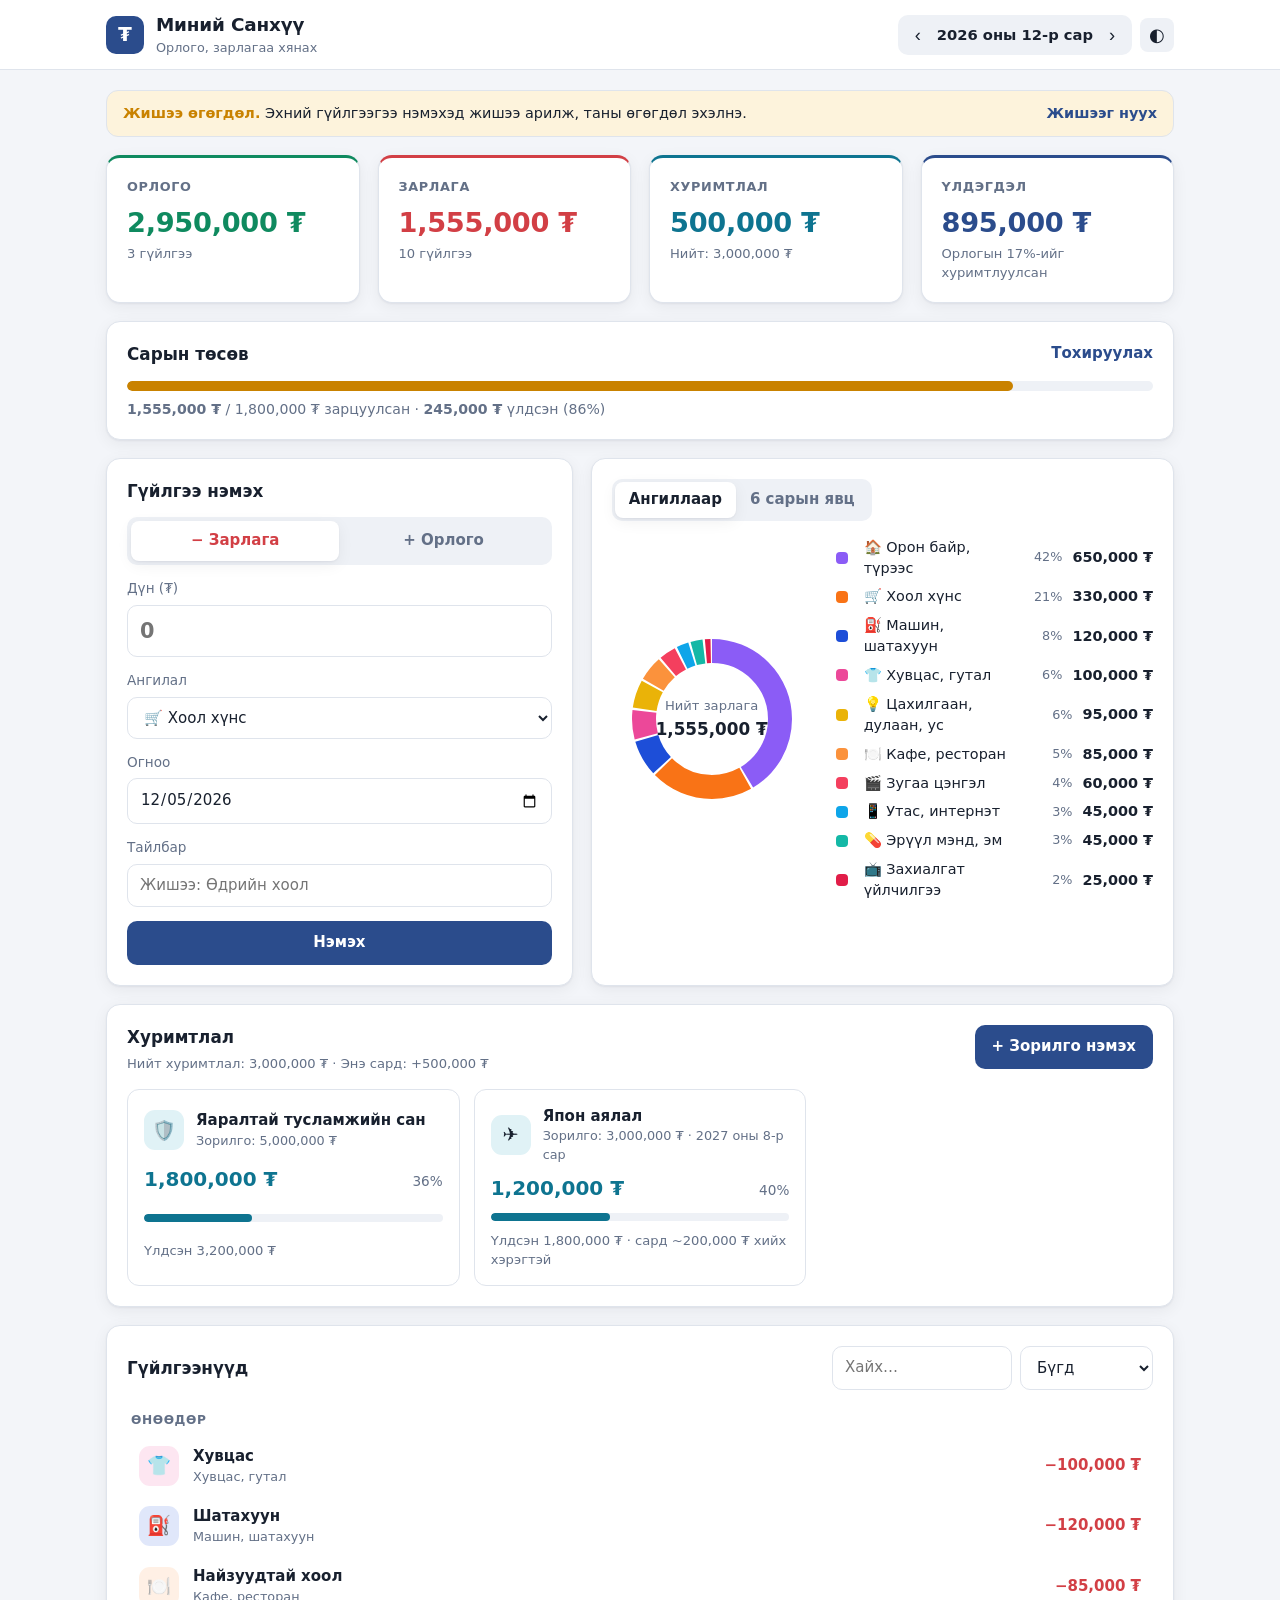
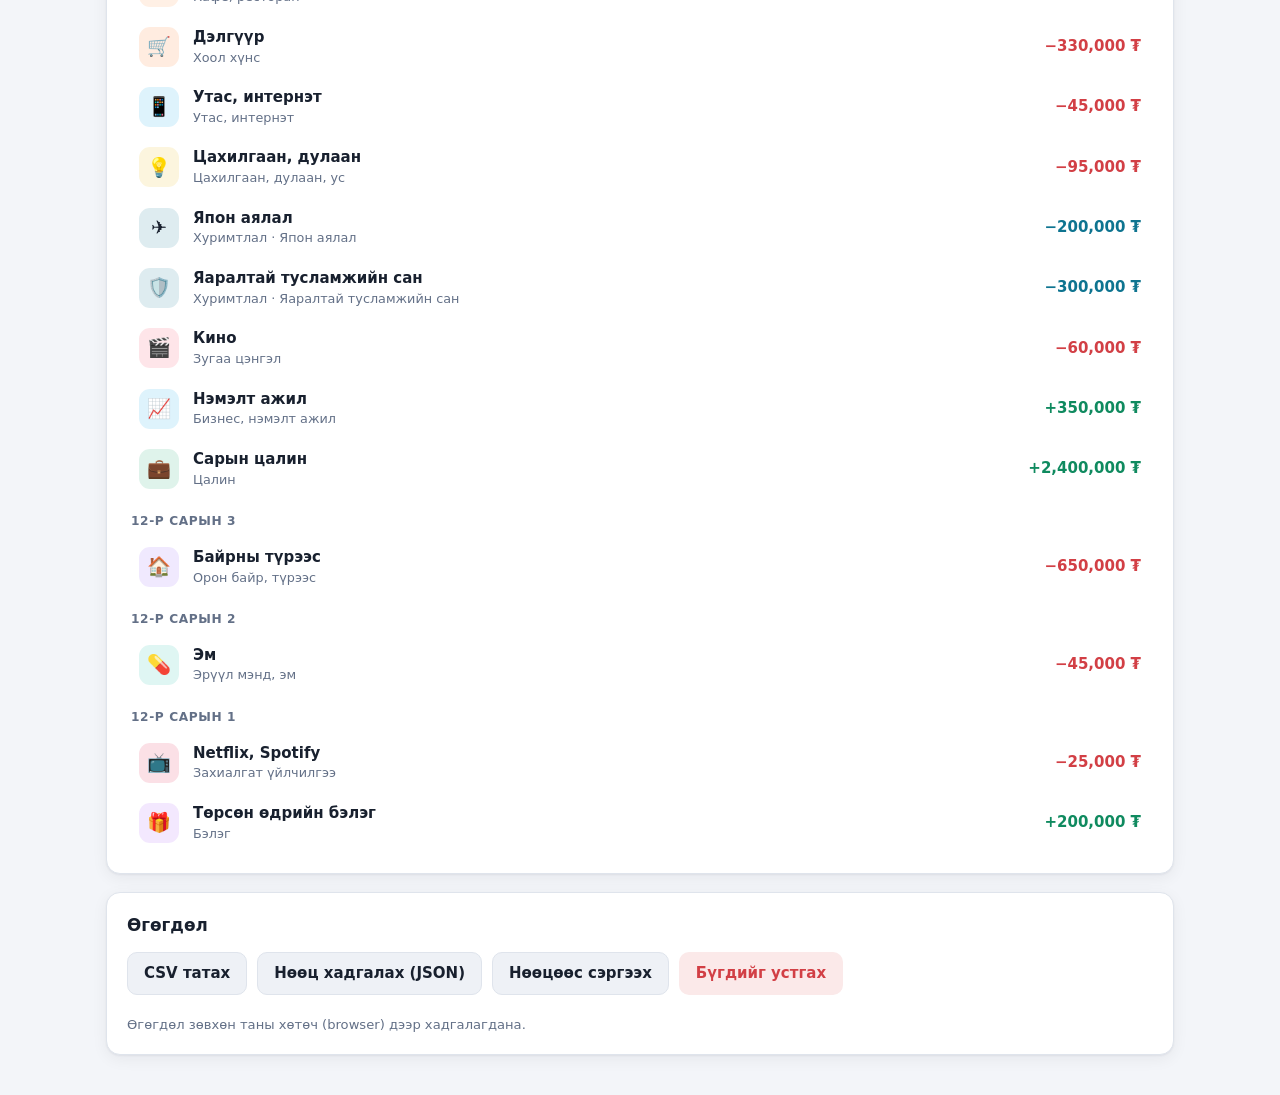
<file: index.html>
<!DOCTYPE html>
<html lang="mn">
<head>
  <meta charset="UTF-8" />
  <meta name="viewport" content="width=device-width, initial-scale=1.0, viewport-fit=cover" />
  <title>Миний Санхүү</title>
  <meta name="description" content="Хувийн орлого, зарлагаа хянах энгийн веб апп" />
  <link rel="stylesheet" href="css/style.css" />
</head>
<body>
<!-- APP:START -->
  <header class="topbar">
    <div class="topbar-inner">
      <div class="brand">
        <span class="logo" aria-hidden="true">₮</span>
        <div>
          <h1>Миний Санхүү</h1>
          <p class="sub">Орлого, зарлагаа хянах</p>
        </div>
      </div>
      <div class="top-actions">
        <div class="month-nav">
          <button class="icon-btn" id="prevMonth" aria-label="Өмнөх сар">‹</button>
          <span id="monthLabel" class="month-label"></span>
          <button class="icon-btn" id="nextMonth" aria-label="Дараах сар">›</button>
        </div>
        <button class="icon-btn" id="themeToggle" aria-label="Өнгөний горим солих">◐</button>
      </div>
    </div>
  </header>

  <main class="container">
    <div class="notice hidden" id="demoBanner">
      <span><strong>Жишээ өгөгдөл.</strong> Эхний гүйлгээгээ нэмэхэд жишээ арилж, таны өгөгдөл эхэлнэ.</span>
      <button class="link-btn" id="hideDemo">Жишээг нуух</button>
    </div>
    <div class="notice info hidden" id="storageNotice"></div>

    <section class="cards">
      <article class="card stat income">
        <div class="stat-head">Орлого</div>
        <div class="stat-value" id="sumIncome">0 ₮</div>
        <div class="stat-foot" id="incomeCount">0 гүйлгээ</div>
      </article>
      <article class="card stat expense">
        <div class="stat-head">Зарлага</div>
        <div class="stat-value" id="sumExpense">0 ₮</div>
        <div class="stat-foot" id="expenseCount">0 гүйлгээ</div>
      </article>
      <article class="card stat saving">
        <div class="stat-head">Хуримтлал</div>
        <div class="stat-value" id="sumSaving">0 ₮</div>
        <div class="stat-foot" id="savingTotal">Нийт: 0 ₮</div>
      </article>
      <article class="card stat balance">
        <div class="stat-head">Үлдэгдэл</div>
        <div class="stat-value" id="sumBalance">0 ₮</div>
        <div class="stat-foot" id="savingRate">Хэмнэлт: 0%</div>
      </article>
    </section>

    <section class="card budget">
      <div class="budget-head">
        <h2>Сарын төсөв</h2>
        <button class="link-btn" id="editBudget">Тохируулах</button>
      </div>
      <div class="progress"><div class="progress-bar" id="budgetBar"></div></div>
      <p class="muted" id="budgetText">Төсөв тохируулаагүй байна.</p>
      <form class="budget-form hidden" id="budgetForm">
        <input type="text" inputmode="numeric" id="budgetInput" placeholder="Жишээ: 1,800,000" aria-label="Сарын зарлагын төсөв" />
        <button type="submit" class="btn primary">Хадгалах</button>
        <button type="button" class="btn ghost" id="budgetCancel">Болих</button>
      </form>
    </section>

    <div class="grid">
      <section class="card">
        <h2 id="formTitle">Гүйлгээ нэмэх</h2>
        <form id="txForm" autocomplete="off">
          <div class="seg" role="radiogroup" aria-label="Төрөл">
            <input type="radio" name="type" id="typeExpense" value="expense" checked />
            <label for="typeExpense">− Зарлага</label>
            <input type="radio" name="type" id="typeIncome" value="income" />
            <label for="typeIncome">+ Орлого</label>
          </div>
          <label class="field">
            <span>Дүн (₮)</span>
            <input type="text" inputmode="numeric" id="amount" placeholder="0" required />
          </label>
          <label class="field">
            <span>Ангилал</span>
            <select id="category" required></select>
          </label>
          <label class="field">
            <span>Огноо</span>
            <input type="date" id="date" required />
          </label>
          <label class="field">
            <span>Тайлбар</span>
            <input type="text" id="note" maxlength="80" placeholder="Жишээ: Өдрийн хоол" />
          </label>
          <div class="form-actions">
            <button type="submit" class="btn primary" id="submitBtn">Нэмэх</button>
            <button type="button" class="btn ghost hidden" id="cancelEdit">Болих</button>
          </div>
        </form>
      </section>

      <section class="card">
        <div class="tabs" role="tablist">
          <button class="tab active" data-chart="category" role="tab" id="tabCategory">Ангиллаар</button>
          <button class="tab" data-chart="trend" role="tab" id="tabTrend">6 сарын явц</button>
        </div>
        <div id="chartCategory" class="chart-wrap">
          <div class="donut-wrap">
            <svg id="donut" viewBox="0 0 200 200" aria-label="Зарлага ангиллаар"></svg>
            <div class="donut-center">
              <span class="muted small">Нийт зарлага</span>
              <strong id="donutTotal">0 ₮</strong>
            </div>
          </div>
          <ul class="legend" id="legend"></ul>
        </div>
        <div id="chartTrend" class="chart-wrap hidden">
          <svg id="bars" viewBox="0 0 420 240" aria-label="Сүүлийн 6 сар"></svg>
          <div class="bar-legend">
            <span><i class="sw income"></i>Орлого</span>
            <span><i class="sw expense"></i>Зарлага</span>
            <span><i class="sw saving"></i>Хуримтлал</span>
          </div>
        </div>
      </section>
    </div>

    <section class="card savings" id="savingsSection">
      <div class="list-head">
        <div>
          <h2>Хуримтлал</h2>
          <p class="muted small savings-sum" id="savingsSummary"></p>
        </div>
        <button class="btn primary" id="addGoal">+ Зорилго нэмэх</button>
      </div>
      <div class="goals" id="goalList"></div>
    </section>

    <section class="card">
      <div class="list-head">
        <h2>Гүйлгээнүүд</h2>
        <div class="filters">
          <input type="search" id="search" placeholder="Хайх…" aria-label="Хайх" />
          <select id="filterType" aria-label="Төрлөөр шүүх">
            <option value="all">Бүгд</option>
            <option value="income">Орлого</option>
            <option value="expense">Зарлага</option>
            <option value="saving">Хуримтлал</option>
          </select>
        </div>
      </div>
      <ul class="tx-list" id="txList"></ul>
      <div class="empty hidden" id="emptyState">
        <p id="emptyText">Энэ сард гүйлгээ алга байна.</p>
        <button class="link-btn" id="showDemo">Жишээ өгөгдөл харах</button>
      </div>
    </section>

    <section class="card tools">
      <h2>Өгөгдөл</h2>
      <div class="tool-btns">
        <button class="btn ghost" id="exportCsv">CSV татах</button>
        <button class="btn ghost" id="exportJson">Нөөц хадгалах (JSON)</button>
        <label class="btn ghost" for="importJson" id="importLabel">Нөөцөөс сэргээх</label>
        <input type="file" id="importJson" accept="application/json,.json" class="hidden" />
        <button class="btn danger-soft" id="clearAll">Бүгдийг устгах</button>
      </div>
      <div class="my-cats" id="myCats"></div>
      <p class="muted small" id="storageText">Өгөгдөл зөвхөн таны хөтөч (browser) дээр хадгалагдана.</p>
    </section>
  </main>

  <div class="modal hidden" id="modal" role="dialog" aria-modal="true" aria-labelledby="modalTitle">
    <div class="modal-box">
      <h3 id="modalTitle"></h3>
      <p id="modalText"></p>
      <div class="modal-fields" id="modalFields"></div>
      <p class="modal-error hidden" id="modalError"></p>
      <div class="modal-actions">
        <button class="btn ghost" id="modalCancel">Болих</button>
        <button class="btn danger" id="modalOk">Устгах</button>
      </div>
    </div>
  </div>

  <div class="toast" id="toast" role="status" aria-live="polite"></div>
<!-- APP:END -->
  <script src="js/app.js"></script>
</body>
</html>
</file>
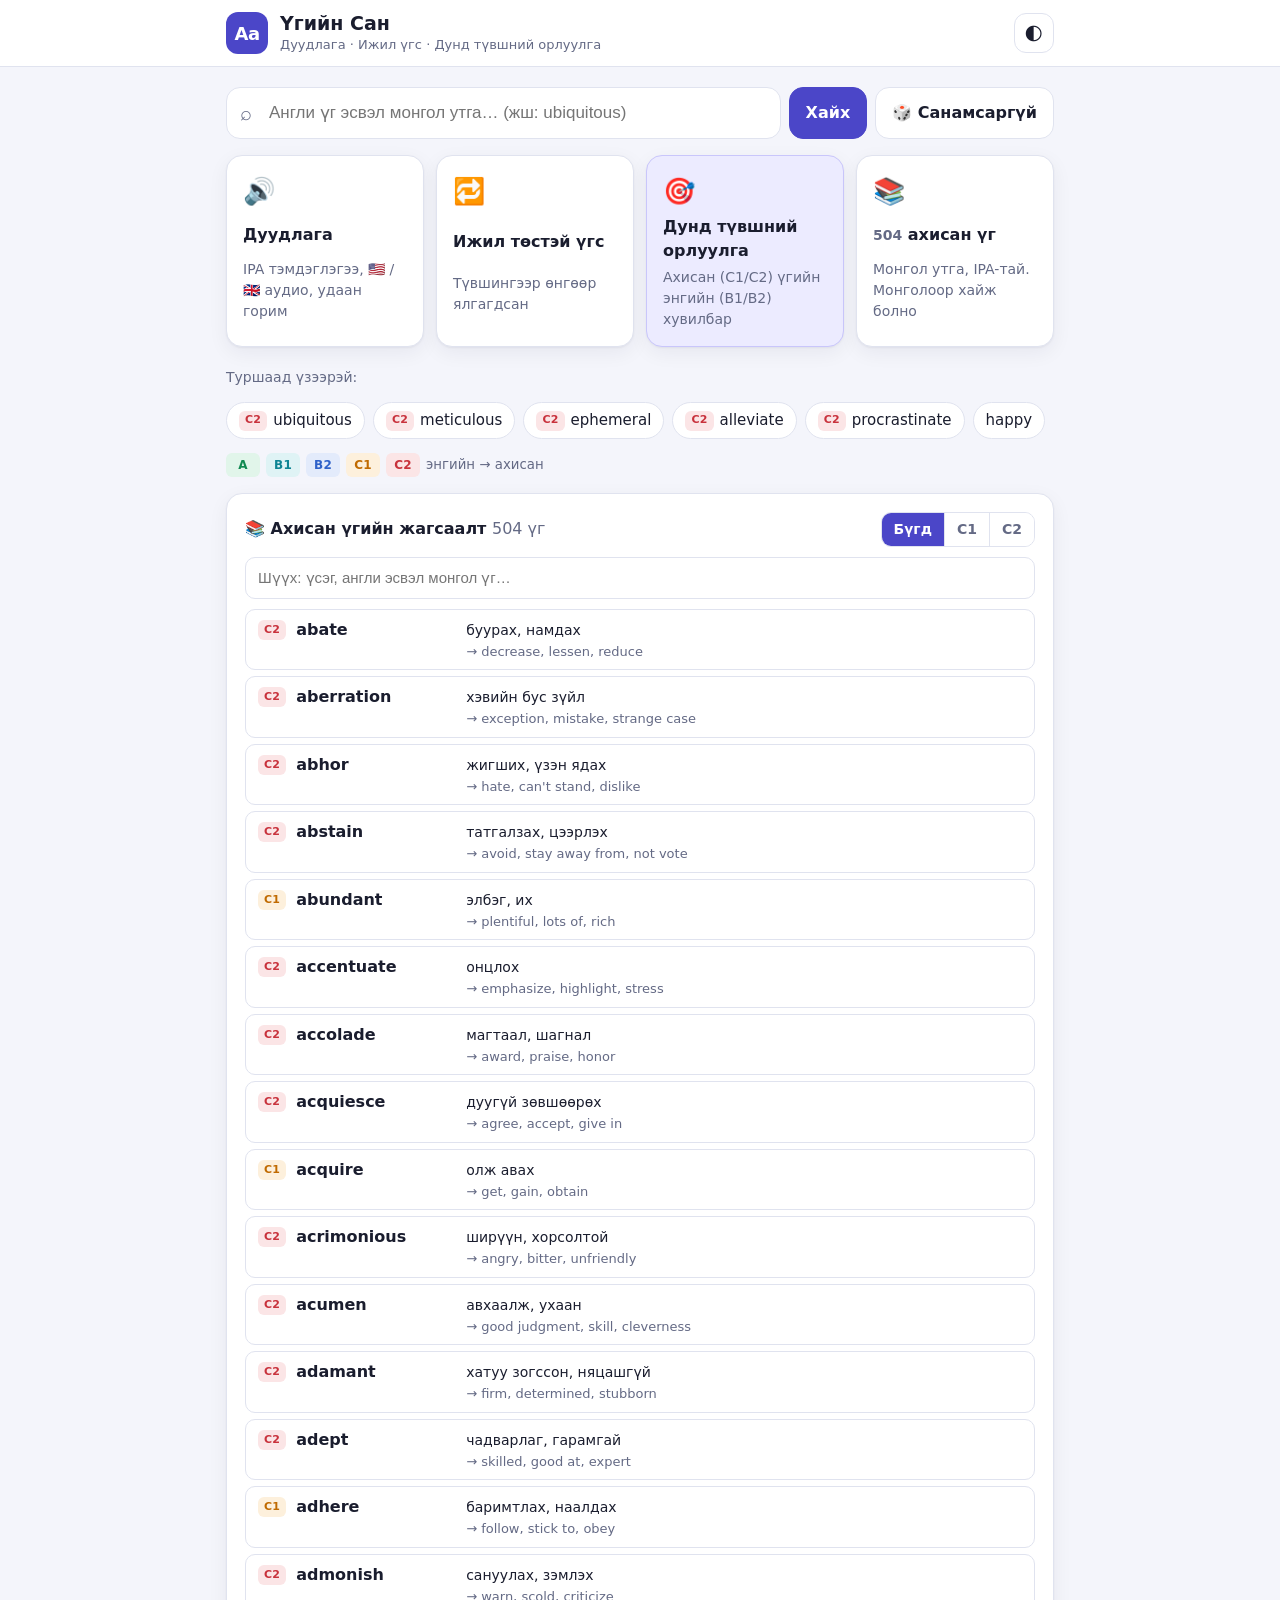
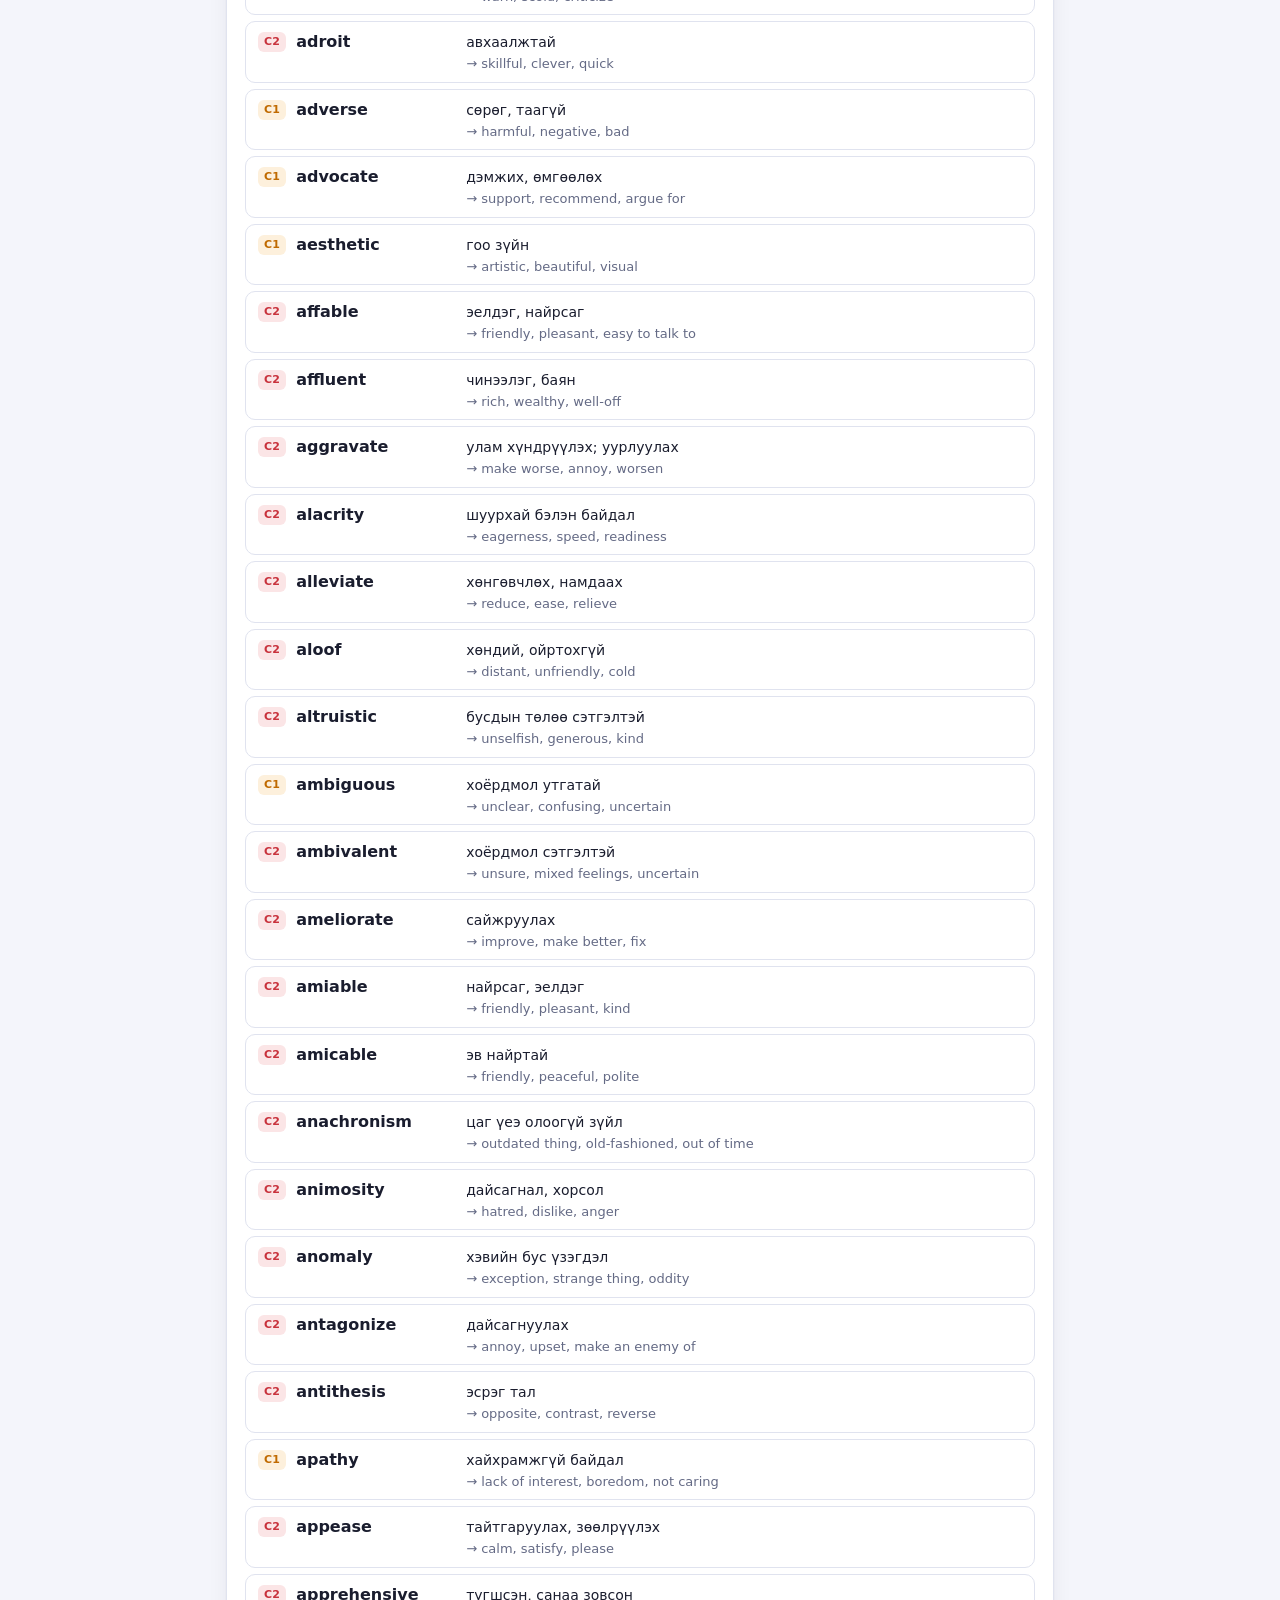
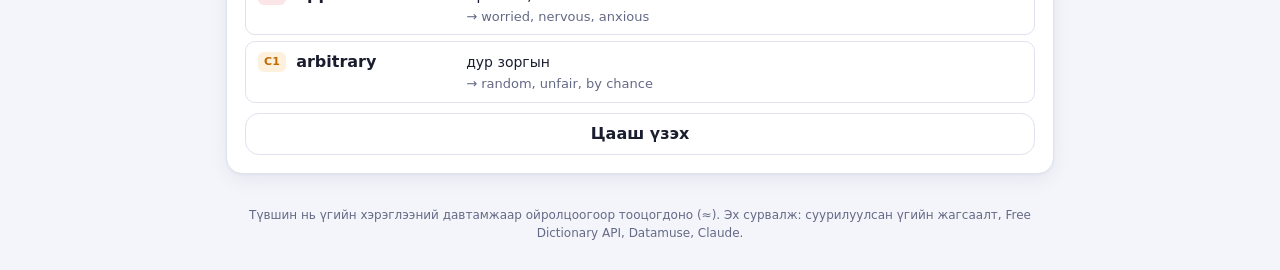
<file: vocab/index.html>
<!DOCTYPE html>
<html lang="mn">
<head>
  <meta charset="UTF-8" />
  <meta name="viewport" content="width=device-width, initial-scale=1.0, viewport-fit=cover" />
  <title>Үгийн Сан</title>
  <meta name="description" content="Англи үгийн дуудлага, ижил утгатай үгс, ахисан түвшний үгийн дунд түвшний орлуулга" />
  <link rel="stylesheet" href="css/style.css" />
</head>
<body>
<!-- APP:START -->
  <header class="topbar">
    <div class="topbar-inner">
      <button class="brand" id="homeBtn" type="button" aria-label="Нүүр хуудас">
        <span class="logo" aria-hidden="true">Aa</span>
        <span class="brand-text">
          <span class="brand-name">Үгийн Сан</span>
          <span class="sub">Дуудлага · Ижил үгс · Дунд түвшний орлуулга</span>
        </span>
      </button>
      <button class="icon-btn" id="themeToggle" aria-label="Өнгөний горим солих">🌓</button>
    </div>
  </header>

  <main class="container">
    <form class="search" id="searchForm" autocomplete="off">
      <div class="search-box">
        <span class="search-icon" aria-hidden="true">⌕</span>
        <input id="q" type="search" list="sugList" placeholder="Англи үг эсвэл монгол утга… (жш: ubiquitous)" aria-label="Англи үг" spellcheck="false" autocapitalize="off" />
        <datalist id="sugList"></datalist>
      </div>
      <button class="btn primary" type="submit">Хайх</button>
      <button class="btn" type="button" id="randomBtn" title="Санамсаргүй ахисан түвшний үг">🎲<span class="hide-sm"> Санамсаргүй</span></button>
    </form>

    <div class="chips-row" id="historyRow" hidden>
      <span class="row-label">🕘 Сүүлд:</span>
      <div class="chips" id="history"></div>
    </div>

    <!-- Welcome / empty state -->
    <section id="welcome" class="welcome">
      <div class="feature-grid">
        <div class="feature"><span class="f-ico">🔊</span><b>Дуудлага</b><span>IPA тэмдэглэгээ, 🇺🇸 / 🇬🇧 аудио, удаан горим</span></div>
        <div class="feature"><span class="f-ico">🔁</span><b>Ижил төстэй үгс</b><span>Түвшингээр өнгөөр ялгагдсан</span></div>
        <div class="feature hl"><span class="f-ico">🎯</span><b>Дунд түвшний орлуулга</b><span>Ахисан (C1/C2) үгийн энгийн (B1/B2) хувилбар</span></div>
        <div class="feature"><span class="f-ico">📚</span><b><span id="totalCount"></span> ахисан үг</b><span>Монгол утга, IPA-тай. Монголоор хайж болно</span></div>
      </div>
      <p class="try">Туршаад үзээрэй:</p>
      <div class="chips" id="examples"></div>
      <div class="ladder" aria-label="Түвшний шат">
        <span class="lvl lvl-A">A</span><span class="lvl lvl-B1">B1</span><span class="lvl lvl-B2">B2</span><span class="lvl lvl-C1">C1</span><span class="lvl lvl-C2">C2</span>
        <small>энгийн → ахисан</small>
      </div>
    </section>

    <div id="status" class="status" hidden></div>

    <!-- Result -->
    <section id="result" hidden>
      <article class="card word-card">
        <div class="word-head">
          <div>
            <h2 id="wTitle" class="w-title"></h2>
            <div class="w-meta" id="wMeta"></div>
          </div>
          <button class="icon-btn star" id="saveBtn" aria-label="Хадгалах" title="Миний үгс рүү хадгалах">☆</button>
        </div>
        <div class="pron" id="pron"></div>
        <div class="mn" id="mn"></div>
      </article>

      <article class="card mid-card" id="midCard">
        <h3 id="midTitle"></h3>
        <p class="hint" id="midHint"></p>
        <div class="mid-list" id="midList"></div>
      </article>

      <article class="card" id="defCard" hidden>
        <h3>📖 Тайлбар</h3>
        <div id="defs"></div>
      </article>

      <article class="card" id="synCard">
        <div class="card-head">
          <h3 id="synTitle">🔁 Ижил төстэй үгс</h3>
          <div class="legend">
            <span class="lvl lvl-A">A</span><span class="lvl lvl-B1">B1</span><span class="lvl lvl-B2">B2</span><span class="lvl lvl-C1">C1</span><span class="lvl lvl-C2">C2</span>
          </div>
        </div>
        <div class="chips" id="syns"></div>
      </article>
    </section>

    <section class="card saved" id="savedCard" hidden>
      <div class="card-head">
        <h3>⭐ Миний үгс <span class="count" id="savedCount"></span></h3>
        <button class="link-btn" id="clearSaved" type="button">Бүгдийг устгах</button>
      </div>
      <ul class="saved-list" id="savedList"></ul>
    </section>
    <section class="card browse" id="browseCard">
      <div class="card-head">
        <h3>📚 Ахисан үгийн жагсаалт <span class="count" id="browseCount"></span></h3>
        <div class="seg" id="browseLevels" role="group" aria-label="Түвшингээр шүүх">
          <button type="button" data-lvl="all" aria-pressed="true">Бүгд</button>
          <button type="button" data-lvl="C1" aria-pressed="false">C1</button>
          <button type="button" data-lvl="C2" aria-pressed="false">C2</button>
        </div>
      </div>
      <input id="browseFilter" class="filter" type="search" placeholder="Шүүх: үсэг, англи эсвэл монгол үг…" aria-label="Жагсаалтыг шүүх" spellcheck="false" autocapitalize="off" />
      <ul class="word-rows" id="browseList"></ul>
      <button class="btn more" id="browseMore" type="button" hidden>Цааш үзэх</button>
    </section>
  </main>

  <footer class="foot">
    Түвшин нь үгийн хэрэглээний давтамжаар ойролцоогоор тооцогдоно (≈). Эх сурвалж: суурилуулсан үгийн жагсаалт, Free Dictionary API, Datamuse, Claude.
  </footer>
<!-- APP:END -->
  <script src="js/words.js"></script>
  <script src="js/app.js"></script>
</body>
</html>
</file>
<file: css/style.css>
/* Layout: sticky month bar on top, summary tiles, then form + charts side by side, then the ledger. */
:root {
  --bg: #f3f5f9;
  --surface: #ffffff;
  --surface-2: #eef1f6;
  --text: #18202e;
  --muted: #637087;
  --border: #dfe4ec;
  --primary: #2b4c8c;
  --primary-fg: #ffffff;
  --income: #0f8a5f;
  --income-soft: #e2f4ec;
  --expense: #d23f45;
  --expense-soft: #fbe9e9;
  --balance: #2b4c8c;
  --balance-soft: #e6ecf7;
  --saving: #0e7490;
  --saving-soft: #e0f2f6;
  --warn: #c98200;
  --warn-soft: #fdf3dc;
  --overlay: rgba(15, 20, 30, .45);
  --shadow: 0 1px 2px rgba(16, 24, 40, .05), 0 4px 16px rgba(16, 24, 40, .06);
  --radius: 14px;
}
@media (prefers-color-scheme: dark) {
  :root:not([data-theme="light"]) {
    --bg: #0f131b; --surface: #171c27; --surface-2: #1f2533; --text: #e6eaf2; --muted: #8f9ab0;
    --border: #2a3142; --primary: #8fb0f0; --primary-fg: #0f131b;
    --income: #3ccf96; --income-soft: #133227; --expense: #f47a7f; --expense-soft: #3a1e22;
    --balance: #8fb0f0; --balance-soft: #1a2741; --saving: #4cc3d9; --saving-soft: #11303a; --warn: #f2b84b; --warn-soft: #3a2e14;
    --overlay: rgba(0, 0, 0, .6);
    --shadow: 0 1px 2px rgba(0, 0, 0, .3), 0 4px 16px rgba(0, 0, 0, .25);
    color-scheme: dark;
  }
}
:root[data-theme="dark"] {
  --bg: #0f131b; --surface: #171c27; --surface-2: #1f2533; --text: #e6eaf2; --muted: #8f9ab0;
  --border: #2a3142; --primary: #8fb0f0; --primary-fg: #0f131b;
  --income: #3ccf96; --income-soft: #133227; --expense: #f47a7f; --expense-soft: #3a1e22;
  --balance: #8fb0f0; --balance-soft: #1a2741; --saving: #4cc3d9; --saving-soft: #11303a; --warn: #f2b84b; --warn-soft: #3a2e14;
  --overlay: rgba(0, 0, 0, .6);
  --shadow: 0 1px 2px rgba(0, 0, 0, .3), 0 4px 16px rgba(0, 0, 0, .25);
  color-scheme: dark;
}

* { box-sizing: border-box; }

body {
  margin: 0;
  font-family: system-ui, -apple-system, "Segoe UI", Roboto, "Noto Sans", sans-serif;
  font-size: 15px;
  background: var(--bg);
  color: var(--text);
  line-height: 1.45;
  -webkit-font-smoothing: antialiased;
}
body::before {
  content: ""; position: fixed; inset: 0 0 auto; height: env(safe-area-inset-top, 0px);
  z-index: 10; background: var(--surface);
}

h1, h2 { margin: 0; text-wrap: balance; }
h2 { font-size: 1.05rem; }
.hidden { display: none !important; }
.muted { color: var(--muted); }
.small { font-size: .82rem; }
:focus-visible { outline: 2px solid var(--primary); outline-offset: 2px; }

/* Top bar */
.topbar {
  position: sticky; top: env(safe-area-inset-top, 0px); z-index: 10;
  background: var(--surface);
  border-bottom: 1px solid var(--border);
}
.topbar-inner {
  max-width: 1100px; margin: 0 auto;
  display: flex; align-items: center; justify-content: space-between; gap: 12px; flex-wrap: wrap;
  padding-block: 12px;
  padding-left: max(16px, env(safe-area-inset-left, 0px));
  padding-right: max(16px, env(safe-area-inset-right, 0px));
}
.brand { display: flex; align-items: center; gap: 12px; }
.brand h1 { font-size: 1.15rem; letter-spacing: -.01em; }
.brand .sub { margin: 0; font-size: .8rem; color: var(--muted); }
.logo {
  width: 38px; height: 38px; border-radius: 10px;
  display: grid; place-items: center;
  font-weight: 800; font-size: 1.25rem;
  color: var(--primary-fg); background: var(--primary);
}
.top-actions { display: flex; align-items: center; gap: 8px; }
.month-nav { display: flex; align-items: center; gap: 2px; background: var(--surface-2); border-radius: 10px; padding: 3px; }
.month-label { min-width: 132px; text-align: center; font-weight: 650; font-size: .92rem; font-variant-numeric: tabular-nums; }
.icon-btn {
  border: 0; background: transparent; color: var(--text);
  width: 34px; height: 34px; border-radius: 8px;
  font-size: 1.15rem; cursor: pointer;
}
.icon-btn:hover { background: var(--border); }
#themeToggle { background: var(--surface-2); }

/* Layout */
.container {
  max-width: 1100px; margin: 0 auto;
  display: grid; grid-template-columns: minmax(0, 1fr); gap: 18px;
  padding-block: 20px 40px;
  padding-left: max(16px, env(safe-area-inset-left, 0px));
  padding-right: max(16px, env(safe-area-inset-right, 0px));
}
.container > *, .grid > * { min-width: 0; }
.card {
  background: var(--surface);
  border: 1px solid var(--border);
  border-radius: var(--radius);
  padding: 20px;
  box-shadow: var(--shadow);
}
.card > h2 { margin-bottom: 14px; }
.grid { display: grid; grid-template-columns: 1fr 1.25fr; gap: 18px; }
.cards { display: grid; grid-template-columns: repeat(4, 1fr); gap: 18px; }

/* Notice banners */
.notice {
  display: flex; align-items: center; justify-content: space-between; gap: 12px; flex-wrap: wrap;
  padding: 12px 16px; border-radius: 12px;
  background: var(--warn-soft); color: var(--text); border: 1px solid var(--border);
  font-size: .9rem;
}
.notice strong { color: var(--warn); }
.notice.info { background: var(--balance-soft); }
.notice.info strong { color: var(--balance); }

/* Stat cards */
.stat { position: relative; overflow: hidden; border-top: 3px solid var(--accent); }
.stat.income { --accent: var(--income); }
.stat.expense { --accent: var(--expense); }
.stat.balance { --accent: var(--balance); }
.stat.saving { --accent: var(--saving); }
.stat-head { display: flex; align-items: center; gap: 8px; color: var(--muted); font-size: .8rem; font-weight: 600; text-transform: uppercase; letter-spacing: .05em; }
.stat-value { font-size: 1.7rem; font-weight: 750; margin: 6px 0 2px; color: var(--accent); font-variant-numeric: tabular-nums; letter-spacing: -.01em; overflow-wrap: anywhere; }
.stat-foot { font-size: .82rem; color: var(--muted); }

/* Budget */
.budget-head { display: flex; justify-content: space-between; align-items: center; gap: 12px; }
.progress { height: 10px; background: var(--surface-2); border-radius: 99px; overflow: hidden; margin: 14px 0 8px; }
.progress-bar { height: 100%; width: 0; background: var(--income); border-radius: 99px; transition: width .4s ease, background .3s; }
.progress-bar.warn { background: var(--warn); }
.progress-bar.over { background: var(--expense); }
.budget p { margin: 0; font-size: .88rem; }
.budget-form { display: flex; gap: 8px; margin-top: 12px; flex-wrap: wrap; }
.budget-form input { flex: 1; min-width: 0; }

/* Form */
form { display: grid; gap: 14px; }
.seg { position: relative; display: grid; grid-template-columns: 1fr 1fr; background: var(--surface-2); padding: 4px; border-radius: 10px; }
.seg input { position: absolute; opacity: 0; width: 1px; height: 1px; left: 0; top: 0; pointer-events: none; }
.seg label { text-align: center; padding: 9px; border-radius: 8px; cursor: pointer; font-weight: 650; color: var(--muted); transition: .2s; }
.seg input:focus-visible + label { outline: 2px solid var(--primary); }
#typeExpense:checked + label { background: var(--surface); color: var(--expense); box-shadow: var(--shadow); }
#typeIncome:checked + label { background: var(--surface); color: var(--income); box-shadow: var(--shadow); }
.field { display: grid; gap: 6px; }
.field span { font-size: .85rem; color: var(--muted); font-weight: 500; }
input, select {
  font: inherit; color: var(--text);
  background: var(--surface); border: 1px solid var(--border);
  border-radius: 10px; padding: 10px 12px; width: 100%;
}
input:focus, select:focus { outline: 2px solid var(--primary); outline-offset: -1px; border-color: transparent; }
#amount { font-size: 1.3rem; font-weight: 700; font-variant-numeric: tabular-nums; }
.form-actions { display: flex; gap: 10px; }

.btn {
  font: inherit; font-weight: 650; cursor: pointer;
  border-radius: 10px; padding: 10px 16px; border: 1px solid transparent;
  display: inline-flex; align-items: center; gap: 6px; justify-content: center;
}
.btn:disabled { opacity: .5; cursor: not-allowed; }
.btn.primary { background: var(--primary); color: var(--primary-fg); }
.form-actions .btn.primary { flex: 1; }
.btn.primary:hover { filter: brightness(1.08); }
.btn.ghost { background: var(--surface-2); color: var(--text); border-color: var(--border); }
.btn.ghost:hover { background: var(--border); }
.btn.danger { background: var(--expense); color: var(--surface); }
.btn.danger-soft { background: var(--expense-soft); color: var(--expense); }
.link-btn { border: 0; background: none; color: var(--primary); font: inherit; font-weight: 650; cursor: pointer; padding: 0; }

/* Charts */
.tabs { display: inline-flex; background: var(--surface-2); padding: 3px; border-radius: 10px; margin-bottom: 16px; }
.tab { border: 0; background: none; font: inherit; font-weight: 650; color: var(--muted); padding: 7px 14px; border-radius: 8px; cursor: pointer; }
.tab.active { background: var(--surface); color: var(--text); box-shadow: var(--shadow); }
.chart-wrap { display: flex; align-items: center; gap: 24px; flex-wrap: wrap; justify-content: center; }
.donut-wrap { position: relative; width: 200px; height: 200px; flex-shrink: 0; }
.donut-wrap svg { width: 100%; height: 100%; }
.donut-center { position: absolute; inset: 0; display: grid; place-content: center; text-align: center; gap: 2px; }
.donut-center strong { font-size: 1.05rem; font-variant-numeric: tabular-nums; }
.legend { list-style: none; margin: 0; padding: 0; display: grid; gap: 8px; flex: 1; min-width: min(220px, 100%); }
.legend li { display: flex; align-items: center; gap: 10px; font-size: .9rem; }
.legend .sw { width: 12px; height: 12px; border-radius: 4px; flex-shrink: 0; }
.legend .name { flex: 1; min-width: 0; }
.legend .pct { color: var(--muted); font-size: .8rem; width: 40px; text-align: right; font-variant-numeric: tabular-nums; }
.legend .amt { font-weight: 650; font-variant-numeric: tabular-nums; }
#bars { width: 100%; max-width: 520px; height: auto; }
#chartTrend { flex-direction: column; }
.bar-legend { display: flex; gap: 18px; font-size: .85rem; color: var(--muted); }
.sw { display: inline-block; width: 12px; height: 12px; border-radius: 4px; margin-right: 6px; vertical-align: -1px; }
.sw.income { background: var(--income); }
.sw.expense { background: var(--expense); }
.sw.saving { background: var(--saving); }
.axis text { fill: var(--muted); font-size: 11px; }
.axis line { stroke: var(--border); }

/* Transactions */
.list-head { display: flex; justify-content: space-between; align-items: center; gap: 12px; flex-wrap: wrap; margin-bottom: 8px; }
.filters { display: flex; gap: 8px; }
.filters input { width: 180px; }
.filters select { width: auto; }
.tx-list { list-style: none; margin: 0; padding: 0; }
.tx-day { font-size: .76rem; font-weight: 650; color: var(--muted); text-transform: uppercase; letter-spacing: .05em; padding: 14px 4px 6px; }
.tx { display: flex; align-items: center; gap: 14px; padding: 10px 12px; border-radius: 12px; }
.tx:hover { background: var(--surface-2); }
.tx-icon { width: 40px; height: 40px; border-radius: 11px; display: grid; place-items: center; font-size: 1.2rem; flex-shrink: 0; }
.tx-main { flex: 1; min-width: 0; }
.tx-title { font-weight: 600; white-space: nowrap; overflow: hidden; text-overflow: ellipsis; }
.tx-sub { font-size: .8rem; color: var(--muted); }
.tx-amt { font-weight: 700; font-variant-numeric: tabular-nums; white-space: nowrap; }
.tx-amt.income { color: var(--income); }
.tx-amt.expense { color: var(--expense); }
.tx-amt.saving { color: var(--saving); }
.tx-actions { display: flex; gap: 2px; opacity: 0; transition: opacity .15s; }
.tx:hover .tx-actions, .tx:focus-within .tx-actions { opacity: 1; }
.tx-actions button { border: 0; background: none; cursor: pointer; font: inherit; font-size: .82rem; font-weight: 600; padding: 6px 8px; border-radius: 8px; color: var(--muted); }
.tx-actions button:hover { background: var(--border); color: var(--text); }
.tx-actions button.del:hover { color: var(--expense); }

.empty { text-align: center; padding: 32px 0 16px; color: var(--muted); list-style: none; }
.empty p { margin: 0 0 12px; }

/* Savings */
.savings .list-head { align-items: flex-start; margin-bottom: 16px; }
.savings-sum { margin: 4px 0 0; }
.goals { display: grid; grid-template-columns: repeat(auto-fill, minmax(min(280px, 100%), 1fr)); gap: 14px; }
.goal { border: 1px solid var(--border); border-radius: 12px; padding: 16px; display: grid; gap: 10px; background: var(--surface); }
.goal.done { border-color: var(--income); }
.goal-top { display: flex; align-items: center; gap: 12px; }
.goal-icon { width: 40px; height: 40px; border-radius: 11px; display: grid; place-items: center; font-size: 1.2rem; background: var(--saving-soft); flex-shrink: 0; }
.goal-name { font-weight: 650; overflow-wrap: anywhere; }
.goal-sub { font-size: .8rem; color: var(--muted); }
.goal-amt { display: flex; justify-content: space-between; align-items: baseline; gap: 8px; font-variant-numeric: tabular-nums; }
.goal-amt strong { font-size: 1.25rem; color: var(--saving); }
.goal-amt span { color: var(--muted); font-size: .85rem; }
.goal .progress { margin: 0; height: 8px; }
.goal .progress-bar { background: var(--saving); }
.goal.done .progress-bar { background: var(--income); }
.goal-hint { font-size: .82rem; color: var(--muted); }
.goal-hint.ok { color: var(--income); font-weight: 600; }
.goal-hint.late { color: var(--expense); }
.goal-actions { display: flex; gap: 6px; flex-wrap: wrap; }
.goal-actions .btn { padding: 7px 12px; font-size: .85rem; }
.goal-actions .spacer { flex: 1; }
.goal-actions .link-btn { font-size: .82rem; color: var(--muted); padding: 4px; }
.goal-actions .link-btn:hover { color: var(--text); }
.goals-empty { grid-column: 1 / -1; text-align: center; color: var(--muted); padding: 18px 0; margin: 0; }

/* Custom categories */
.my-cats { display: flex; flex-wrap: wrap; gap: 8px; align-items: center; margin-bottom: 10px; font-size: .85rem; }
.chip { display: inline-flex; align-items: center; gap: 4px; background: var(--surface-2); border: 1px solid var(--border); border-radius: 99px; padding: 3px 4px 3px 10px; }
.chip button { border: 0; background: none; color: var(--muted); cursor: pointer; font: inherit; width: 22px; height: 22px; border-radius: 50%; }
.chip button:hover { background: var(--border); color: var(--expense); }

/* Tools */
.tool-btns { display: flex; flex-wrap: wrap; gap: 10px; margin-bottom: 10px; }
.tools p { margin: 0; }

/* Modal */
.modal { position: fixed; inset: 0; z-index: 50; display: grid; place-items: center; padding: 16px; background: var(--overlay); }
.modal-box { width: min(420px, 100%); background: var(--surface); border: 1px solid var(--border); border-radius: var(--radius); padding: 22px; box-shadow: var(--shadow); display: grid; gap: 12px; }
.modal-box h3 { margin: 0; font-size: 1.05rem; }
.modal-box p { margin: 0; color: var(--muted); }
.modal-actions { display: flex; gap: 10px; justify-content: flex-end; }
.modal-fields { display: grid; gap: 12px; }
.modal-fields:empty, .modal-box p:empty { display: none; }
.modal-error { color: var(--expense) !important; font-size: .85rem; }

/* Toast */
.toast {
  position: fixed; left: 50%; bottom: calc(24px + env(safe-area-inset-bottom, 0px)); transform: translate(-50%, 40px);
  background: var(--text); color: var(--bg);
  padding: 10px 18px; border-radius: 10px; font-weight: 500; font-size: .9rem;
  opacity: 0; pointer-events: none; transition: .25s; z-index: 60; max-width: calc(100% - 32px);
}
.toast.show { opacity: 1; transform: translate(-50%, 0); }

@media (prefers-reduced-motion: reduce) {
  *, *::before, *::after { transition: none !important; }
}

/* Responsive */
@media (max-width: 960px) {
  .cards { grid-template-columns: repeat(2, 1fr); }
}
@media (max-width: 860px) {
  .grid { grid-template-columns: 1fr; }
}
@media (max-width: 640px) {
  .brand .sub { display: none; }
  .container { gap: 14px; padding-block: 14px 32px; }
  .cards { grid-template-columns: 1fr; gap: 12px; }
  .stat-value { font-size: 1.5rem; }
  .filters { width: 100%; }
  .filters input { flex: 1; width: auto; min-width: 0; }
  .tx { gap: 10px; padding: 10px 6px; }
  .tx-actions { opacity: 1; }
  .month-label { min-width: 108px; }
}
</file>
<file: vocab/css/style.css>
/* Layout: header, search bar, then result cards (word → intermediate equivalents → definitions → synonyms), saved list. */
:root {
  --bg: #f4f5fb;
  --surface: #ffffff;
  --surface-2: #eef0f8;
  --text: #1a1d2e;
  --muted: #646a85;
  --border: #e0e3ef;
  --primary: #4b46c8;
  --primary-fg: #ffffff;
  --accent-soft: #ecebff;
  --accent-border: #c9c6fb;
  --A: #128a52;  --A-soft: #e1f5ea;
  --B1: #0e8494; --B1-soft: #dff3f5;
  --B2: #2f62c9; --B2-soft: #e3ebfb;
  --C1: #c06a00; --C1-soft: #fdf0dc;
  --C2: #c8323c; --C2-soft: #fbe5e6;
  --shadow: 0 1px 2px rgba(20, 22, 50, .05), 0 6px 20px rgba(20, 22, 50, .06);
  --radius: 16px;
}
@media (prefers-color-scheme: dark) {
  :root:not([data-theme="light"]) {
    --bg: #10121b; --surface: #181b27; --surface-2: #212536; --text: #e8eaf4; --muted: #949ab4;
    --border: #2b3044; --primary: #a5a1ff; --primary-fg: #10121b;
    --accent-soft: #23234a; --accent-border: #3e3b7a;
    --A: #4fd394; --A-soft: #15362a; --B1: #4cc9d8; --B1-soft: #123238;
    --B2: #82a8ff; --B2-soft: #1b2a4a; --C1: #f5b14d; --C1-soft: #3a2b13; --C2: #ff7f87; --C2-soft: #3d1c20;
    --shadow: 0 1px 2px rgba(0, 0, 0, .3), 0 6px 20px rgba(0, 0, 0, .25);
    color-scheme: dark;
  }
}
:root[data-theme="dark"] {
  --bg: #10121b; --surface: #181b27; --surface-2: #212536; --text: #e8eaf4; --muted: #949ab4;
  --border: #2b3044; --primary: #a5a1ff; --primary-fg: #10121b;
  --accent-soft: #23234a; --accent-border: #3e3b7a;
  --A: #4fd394; --A-soft: #15362a; --B1: #4cc9d8; --B1-soft: #123238;
  --B2: #82a8ff; --B2-soft: #1b2a4a; --C1: #f5b14d; --C1-soft: #3a2b13; --C2: #ff7f87; --C2-soft: #3d1c20;
  --shadow: 0 1px 2px rgba(0, 0, 0, .3), 0 6px 20px rgba(0, 0, 0, .25);
  color-scheme: dark;
}

* { box-sizing: border-box; }
html { -webkit-text-size-adjust: 100%; }
body {
  margin: 0; background: var(--bg); color: var(--text);
  font: 16px/1.5 system-ui, -apple-system, "Segoe UI", Roboto, "Noto Sans", sans-serif;
}
button { font: inherit; color: inherit; cursor: pointer; }
[hidden] { display: none !important; }

/* Header */
.topbar { background: var(--surface); border-bottom: 1px solid var(--border); position: sticky; top: env(safe-area-inset-top, 0px); z-index: 5; }
body::before { content: ""; position: fixed; inset: 0 0 auto; height: env(safe-area-inset-top, 0px); z-index: 10; background: var(--surface); }
.topbar-inner { max-width: 860px; margin: 0 auto; padding-block: 12px; padding-left: max(16px, env(safe-area-inset-left, 0px)); padding-right: max(16px, env(safe-area-inset-right, 0px)); display: flex; align-items: center; justify-content: space-between; }
.brand { display: flex; align-items: center; gap: 12px; background: none; border: 0; padding: 0; text-align: left; min-width: 0; }
.brand-text { display: grid; min-width: 0; }
.brand-name { font-size: 19px; font-weight: 700; line-height: 1.2; }
.logo {
  width: 42px; height: 42px; border-radius: 12px; display: grid; place-items: center;
  background: var(--primary); color: var(--primary-fg); font-weight: 800; font-size: 18px; letter-spacing: -.5px;
}
.sub { color: var(--muted); font-size: 13px; }
.icon-btn {
  width: 40px; height: 40px; border-radius: 12px; border: 1px solid var(--border);
  background: var(--surface); display: grid; place-items: center; font-size: 18px; flex: none;
}
.icon-btn:hover { background: var(--surface-2); }

.container { max-width: 860px; margin: 0 auto; padding-top: 20px; padding-bottom: 32px; padding-left: max(16px, env(safe-area-inset-left, 0px)); padding-right: max(16px, env(safe-area-inset-right, 0px)); display: grid; gap: 16px; }

/* Search */
.search { display: flex; gap: 8px; }
.search-box { flex: 1; position: relative; min-width: 0; }
.search-icon { position: absolute; left: 14px; top: 50%; transform: translateY(-50%); color: var(--muted); font-size: 20px; pointer-events: none; }
.search input {
  width: 100%; height: 52px; padding: 0 14px 0 42px; font-size: 17px;
  border: 1.5px solid var(--border); border-radius: 14px; background: var(--surface); color: var(--text); outline: none;
}
.search input:focus { border-color: var(--primary); box-shadow: 0 0 0 4px var(--accent-soft); }
.btn {
  height: 52px; padding: 0 16px; border-radius: 14px; border: 1px solid var(--border);
  background: var(--surface); font-weight: 600; white-space: nowrap;
}
.btn:hover { background: var(--surface-2); }
.btn.primary { background: var(--primary); color: var(--primary-fg); border-color: var(--primary); }
.btn.primary:hover { filter: brightness(1.08); }

/* Chips */
.chips-row { display: flex; align-items: center; gap: 8px; flex-wrap: wrap; }
.row-label { color: var(--muted); font-size: 14px; }
.chips { display: flex; flex-wrap: wrap; gap: 8px; }
.chip {
  display: inline-flex; align-items: center; gap: 6px; padding: 6px 12px; border-radius: 999px;
  border: 1px solid var(--border); background: var(--surface); font-size: 15px;
}
.chip:hover { border-color: var(--primary); }
.chip.sm { padding: 4px 10px; font-size: 14px; }

/* Level badges */
.lvl {
  display: inline-grid; place-items: center; min-width: 26px; height: 20px; padding: 0 6px;
  border-radius: 6px; font-size: 11px; font-weight: 800; letter-spacing: .2px;
}
.lvl-A { color: var(--A); background: var(--A-soft); }
.lvl-B1 { color: var(--B1); background: var(--B1-soft); }
.lvl-B2 { color: var(--B2); background: var(--B2-soft); }
.lvl-C1 { color: var(--C1); background: var(--C1-soft); }
.lvl-C2 { color: var(--C2); background: var(--C2-soft); }
.lvl-unk { color: var(--muted); background: var(--surface-2); }
.legend { display: flex; gap: 4px; }

/* Welcome */
.welcome { display: grid; gap: 14px; }
.feature-grid { display: grid; grid-template-columns: repeat(4, 1fr); gap: 12px; }
@media (max-width: 820px) { .feature-grid { grid-template-columns: repeat(2, 1fr); } }
.feature {
  background: var(--surface); border: 1px solid var(--border); border-radius: var(--radius);
  padding: 16px; display: grid; gap: 4px; box-shadow: var(--shadow);
}
.feature span:last-child { color: var(--muted); font-size: 14px; }
.feature.hl { background: var(--accent-soft); border-color: var(--accent-border); }
.f-ico { font-size: 26px; }
.try { margin: 6px 0 0; color: var(--muted); font-size: 14px; }
.ladder { display: flex; align-items: center; gap: 6px; color: var(--muted); }
.ladder .lvl { height: 24px; min-width: 34px; font-size: 12px; }

/* Cards */
.card {
  background: var(--surface); border: 1px solid var(--border); border-radius: var(--radius);
  padding: 18px; box-shadow: var(--shadow);
}
.card h3 { margin: 0 0 10px; font-size: 16px; }
.card-head { display: flex; align-items: center; justify-content: space-between; gap: 10px; margin-bottom: 10px; flex-wrap: wrap; }
.card-head h3 { margin: 0; }
#result { display: grid; gap: 16px; }

/* Word card */
.word-head { display: flex; justify-content: space-between; align-items: flex-start; gap: 12px; }
.w-title { margin: 0; font-size: 36px; line-height: 1.1; letter-spacing: -.5px; word-break: break-word; }
.w-meta { display: flex; gap: 6px; align-items: center; margin-top: 6px; flex-wrap: wrap; color: var(--muted); font-size: 14px; }
.w-meta .lvl { height: 24px; font-size: 12px; }
.star { font-size: 22px; color: var(--C1); }
.star.on { background: var(--C1-soft); border-color: var(--C1); }
.pron { display: flex; flex-wrap: wrap; gap: 8px; margin-top: 14px; }
.pron-btn {
  display: inline-flex; align-items: center; gap: 8px; padding: 8px 14px; border-radius: 12px;
  border: 1px solid var(--border); background: var(--surface-2);
}
.pron-btn:hover { border-color: var(--primary); }
.pron-btn .ipa { font-family: "Charis SIL", "Doulos SIL", "Lucida Sans Unicode", "Segoe UI", sans-serif; }
.pron-btn small { color: var(--muted); font-size: 12px; }
.mn { margin-top: 14px; font-size: 17px; }
.mn b { color: var(--muted); font-weight: 500; font-size: 14px; margin-right: 6px; }
.mn a { color: var(--primary); font-size: 14px; }

/* Intermediate card (main feature) */
.mid-card { background: var(--accent-soft); border-color: var(--accent-border); }
.mid-card h3 { font-size: 18px; }
.hint { margin: -4px 0 12px; color: var(--muted); font-size: 14px; }
.mid-list { display: grid; grid-template-columns: repeat(auto-fill, minmax(210px, 1fr)); gap: 10px; }
.mid-item {
  display: flex; align-items: center; justify-content: space-between; gap: 8px;
  background: var(--surface); border: 1px solid var(--border); border-radius: 12px; padding: 10px 12px;
}
.mid-item .go { display: flex; align-items: center; gap: 8px; background: none; border: 0; padding: 0; font-size: 17px; font-weight: 600; text-align: left; min-width: 0; }
.mid-item .go span:last-child { overflow-wrap: break-word; min-width: 0; }
.mid-item:hover { border-color: var(--primary); }
.say { border: 0; background: none; font-size: 16px; padding: 2px 4px; border-radius: 8px; flex: none; }
.say:hover { background: var(--surface-2); }
.empty-note { color: var(--muted); font-size: 14px; margin: 0; }

/* Definitions */
.def { padding: 10px 0; border-top: 1px solid var(--border); }
.def:first-child { border-top: 0; padding-top: 0; }
.pos { display: inline-block; font-size: 12px; font-weight: 700; color: var(--primary); background: var(--accent-soft); border-radius: 6px; padding: 1px 8px; margin-bottom: 4px; }
.def p { margin: 2px 0; }
.def .ex { color: var(--muted); font-style: italic; }

/* Status */
.status { text-align: center; color: var(--muted); padding: 24px; }
.spinner { width: 28px; height: 28px; border: 3px solid var(--border); border-top-color: var(--primary); border-radius: 50%; margin: 0 auto 10px; animation: spin .8s linear infinite; }
@keyframes spin { to { transform: rotate(360deg); } }

/* Saved */
.count { color: var(--muted); font-weight: 500; }
.link-btn { border: 0; background: none; color: var(--muted); font-size: 14px; text-decoration: underline; }
.saved-list { list-style: none; margin: 0; padding: 0; display: grid; gap: 8px; }
.saved-list li { display: flex; align-items: center; gap: 10px; padding: 10px 12px; border: 1px solid var(--border); border-radius: 12px; }
.saved-list .s-word { background: none; border: 0; padding: 0; font-weight: 700; font-size: 16px; }
.saved-list .s-arrow { color: var(--muted); }
.saved-list .s-mid { color: var(--muted); font-size: 14px; flex: 1; min-width: 0; overflow-wrap: anywhere; }
.saved-list .s-del { border: 0; background: none; color: var(--muted); font-size: 16px; }

.foot { max-width: 860px; margin: 0 auto; padding-top: 0; padding-bottom: 28px; padding-left: max(16px, env(safe-area-inset-left, 0px)); padding-right: max(16px, env(safe-area-inset-right, 0px)); color: var(--muted); font-size: 12px; text-align: center; }

/* Claude */
.btn.ai { height: 44px; background: var(--accent-soft); border-color: var(--accent-border); color: var(--primary); margin-top: 10px; }
.btn.ai:disabled { opacity: .7; cursor: wait; }
.ai-msg { margin: 8px 0 0; color: var(--C2); font-size: 14px; }
.ai-center { display: flex; flex-direction: column; align-items: center; }
.chips.center { justify-content: center; margin-top: 8px; }
.mn-q { text-align: left; margin: 0 0 10px; color: var(--text); }

/* Word list */
.seg { display: inline-flex; border: 1px solid var(--border); border-radius: 10px; overflow: hidden; }
.seg button { border: 0; background: var(--surface); padding: 6px 12px; font-size: 14px; font-weight: 600; color: var(--muted); }
.seg button + button { border-left: 1px solid var(--border); }
.seg button[aria-pressed="true"] { background: var(--primary); color: var(--primary-fg); }
.filter {
  width: 100%; height: 42px; padding: 0 12px; margin-bottom: 10px; font-size: 15px;
  border: 1px solid var(--border); border-radius: 10px; background: var(--surface); color: var(--text); outline: none;
}
.filter:focus { border-color: var(--primary); }
.word-rows { list-style: none; margin: 0; padding: 0; display: grid; gap: 6px; text-align: left; }
.row-go {
  width: 100%; display: grid; grid-template-columns: auto minmax(110px, 160px) 1fr; column-gap: 10px; align-items: baseline;
  background: none; border: 1px solid var(--border); border-radius: 10px; padding: 8px 12px; text-align: left;
}
.row-go:hover { border-color: var(--primary); }
.row-go .lvl { align-self: center; }
.r-word { font-weight: 700; overflow-wrap: anywhere; }
.r-mn { color: var(--text); font-size: 14px; }
.r-mid { grid-column: 3; color: var(--muted); font-size: 13px; }
.btn.more { height: 42px; margin-top: 10px; width: 100%; }
:focus-visible { outline: 2px solid var(--primary); outline-offset: 2px; }

@media (max-width: 640px) {
  .row-go { grid-template-columns: auto 1fr; }
  .r-mn, .r-mid { grid-column: 2; }
  .feature-grid { grid-template-columns: 1fr 1fr; gap: 8px; }
  .feature { padding: 12px; grid-template-columns: auto 1fr; column-gap: 8px; align-items: center; font-size: 14px; }
  .feature .f-ico { font-size: 20px; }
  .feature > span:last-child { display: none; }
  .hide-sm { display: none; }
  .w-title { font-size: 30px; }
  .mid-list { grid-template-columns: 1fr; gap: 8px; }
  .mid-item { padding: 8px 12px; }
  .btn { padding: 0 14px; }
}

@media (max-width: 420px) { .sub { display: none; } }
</file>
